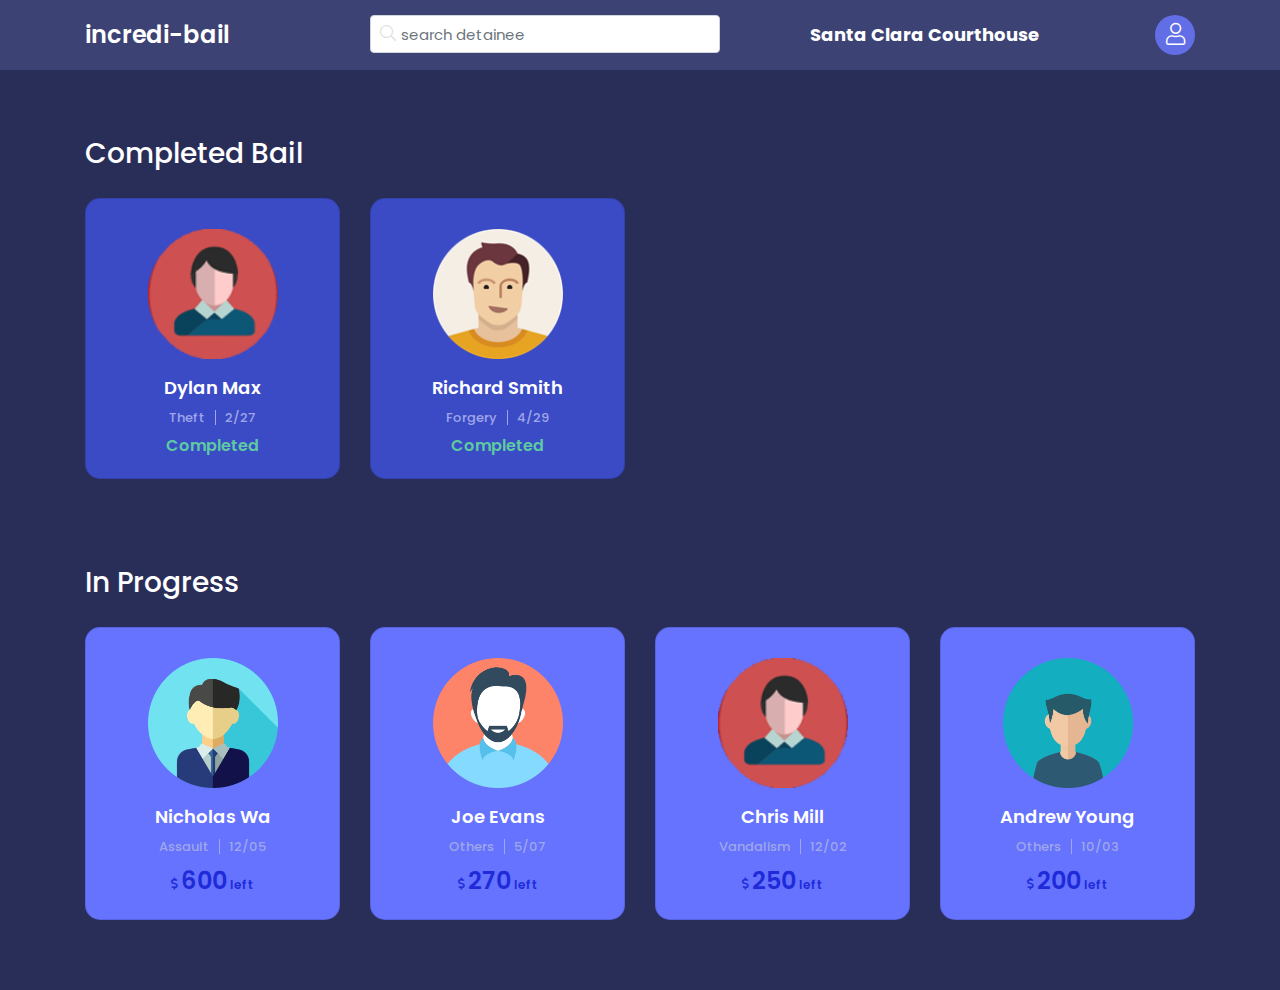
<file: index.html>
<!doctype html>
<html lang="en">

<head>
   
    <!--====== Required meta tags ======-->
    <meta charset="utf-8">
    <meta http-equiv="x-ua-compatible" content="ie=edge">
    <meta name="description" content="">
    <meta name="viewport" content="width=device-width, initial-scale=1, shrink-to-fit=no">
    
    <!--====== Title ======-->
    <title>Document</title>
    
    <!--====== Favicon Icon ======-->
    <link rel="shortcut icon" href="images/favicon.ico" type="image/png">

    <!--====== Bootstrap css ======-->
    <link rel="stylesheet" href="css/bootstrap.min.css">
    
    <!--====== Fontawesome css ======-->
    <link rel="stylesheet" href="css/all.min.css">
    
    <!--====== Default css ======-->
    <link rel="stylesheet" href="css/default.css">
    
    <!--====== Style css ======-->
    <link rel="stylesheet" href="css/style.css">
    
    <!--====== Responsive css ======-->
    <link rel="stylesheet" href="css/responsive.css">
  
  
</head>

<body>
   
    <!-- Header Area Start -->
    <header>
        <div class="header-area">
            <div class="container">
                <div class="row">
                    <div class="col-xl-3 col-lg-3 col-md-3 col-7">
                        <div class="logo">
                            <a href="#"><h3>incredi-bail</h3></a>
                        </div>
                    </div>
                    <div class="col-xl-4 col-lg-4 col-md-4 d-none d-md-block">
                        <div class="header-search">
                            <input class="form-control" type="text" placeholder="search detainee">
                            <div class="search-icon"><i class="fal fa-search"></i></div>
                        </div>
                    </div>
                    <div class="col-xl-4 col-lg-4 col-md-4 d-none d-md-block">
                        <div class="head-text">
                            <h4>Santa Clara Courthouse</h4>
                        </div>
                    </div>
                    <div class="col-xl-1 col-lg-1 col-md-1 col-5">
                        <div class="head-user">
                            <div class="h-user-icon">
                                <i class="fal fa-user"></i>
                            </div>
                        </div>
                    </div>
                </div>
            </div>
        </div>
    </header>
    <!-- Header Area End -->
    <!-- Main Section Area Start -->
    <div class="main-section">
        <div class="container">
       
            <div class="complete-bail-section mb-60">
                <div class="row">
                    <div class="col-xl-12">
                        <div class="section-title mb-30">
                            <h3>Completed Bail</h3>
                        </div>
                    </div>
                </div>
                <div class="row">
                    <div class="col-xl-3 col-lg-3 col-md-6 col-12">
                        <div class="bail-card mb-30">
                            <div class="c-bail-card">
                                <a href="detainees/bail-info_dylan.html">
                                    <div class="card c-bail text-center">
                                        <div class="cardd-img">
                                            <img class="card-img-top" src="images/user-1.png" alt="Card image cap">
                                        </div>
                                        <div class="card-body">
                                          <div class="bail-content">
                                              <h4>Dylan Max</h4>
                                              <div class="sp-st">
                                                  <span class="left">Theft</span>
                                                  <span class="right">2/27</span>
                                              </div>
                                              <div class="status">
                                                  <p>Completed</p>
                                              </div>
                                          </div>
                                        </div>
                                      </div>
                                </a>
                            </div>
                        </div>
                    </div>
                    <div class="col-xl-3 col-lg-3 col-md-6 col-12">
                        <div class="bail-card mb-30">
                            <div class="c-bail-card">
                                <a href="detainees/bail-info_richard.html">
                                    <div class="card c-bail text-center">
                                        <div class="cardd-img">
                                            <img class="card-img-top" src="images/man.png" alt="Card image cap">
                                        </div>
                                        <div class="card-body">
                                          <div class="bail-content">
                                              <h4>Richard Smith</h4>
                                              <div class="sp-st">
                                                  <span class="left">Forgery</span>
                                                  <span class="right">4/29</span>
                                              </div>
                                              <div class="status">
                                                  <p>Completed</p>
                                              </div>
                                          </div>
                                        </div>
                                      </div>
                                </a>
                            </div>
                        </div>
                    </div>
                </div>
            </div>
            <div class="progress-bail-section">
                <div class="row">
                        <div class="col-xl-12">
                            <div class="section-title mb-30">
                                <h3>In Progress</h3>
                            </div>
                        </div>
                </div>
                <div class="row">
                    <div class="col-xl-3 col-lg-3 col-md-6 col-12">
                        <div class="bail-card mb-30">
                            <div class="c-bail-card">
                                <a href="detainees/bail-info_nicholas.html">
                                    <div class="card p-bail text-center">
                                        <div class="cardd-img">
                                            <img class="card-img-top" src="images/man2.png" alt="Card image cap">
                                        </div>
                                        <div class="card-body">
                                            <div class="bail-content">
                                                <h4>Nicholas Wa</h4>
                                                <div class="sp-st">
                                                    <span class="left">Assault</span>
                                                    <span class="right">12/05</span>
                                                </div>
                                                <div class="p-status">
                                                    <div class="doller-status">
                                                        <span><span class="d-icon"><i class="far fa-dollar-sign"></i></span><span class="num">600</span>left</span>
                                                    </div>
                                                </div>
                                            </div>
                                        </div>
                                        </div>
                                </a>
                            </div>
                        </div>
                    </div>
                    <div class="col-xl-3 col-lg-3 col-md-6 col-12">
                        <div class="bail-card mb-30">
                            <div class="c-bail-card">
                                <a href="detainees/bail-info_joe.html">
                                    <div class="card p-bail text-center">
                                        <div class="cardd-img">
                                            <img class="card-img-top" src="images/man4.png" alt="Card image cap">
                                        </div>
                                        <div class="card-body">
                                            <div class="bail-content">
                                                <h4>Joe Evans</h4>
                                                <div class="sp-st">
                                                    <span class="left">Others</span>
                                                    <span class="right">5/07</span>
                                                </div>
                                                <div class="p-status">
                                                    <div class="doller-status">
                                                        <span><span class="d-icon"><i class="far fa-dollar-sign"></i></span><span class="num">270</span>left</span>
                                                    </div>
                                                </div>
                                            </div>
                                        </div>
                                        </div>
                                </a>
                            </div>
                        </div>
                    </div>
                    <div class="col-xl-3 col-lg-3 col-md-6 col-12">
                        <div class="bail-card mb-30">
                            <div class="c-bail-card">
                                <a href="detainees/bail-info_chris.html">
                                    <div class="card p-bail text-center">
                                        <div class="cardd-img">
                                            <img class="card-img-top" src="images/user-1.png" alt="Card image cap">
                                        </div>
                                        <div class="card-body">
                                            <div class="bail-content">
                                                <h4>Chris Mill</h4>
                                                <div class="sp-st">
                                                    <span class="left">Vandalism</span>
                                                    <span class="right">12/02</span>
                                                </div>
                                                <div class="p-status">
                                                    <div class="doller-status">
                                                        <span><span class="d-icon"><i class="far fa-dollar-sign"></i></span><span class="num">250</span>left</span>
                                                    </div>
                                                </div>
                                            </div>
                                        </div>
                                        </div>
                                </a>
                            </div>
                        </div>
                    </div>
                    <div class="col-xl-3 col-lg-3 col-md-6 col-12">
                        <div class="bail-card mb-30">
                            <div class="c-bail-card">
                                <a href="detainees/bail-info_andrew.html">
                                    <div class="card p-bail text-center">
                                        <div class="cardd-img">
                                            <img class="card-img-top" src="images/man5.png" alt="Card image cap">
                                        </div>
                                        <div class="card-body">
                                            <div class="bail-content">
                                                <h4>Andrew Young</h4>
                                                <div class="sp-st">
                                                    <span class="left">Others</span>
                                                    <span class="right">10/03</span>
                                                </div>
                                                <div class="p-status">
                                                    <div class="doller-status">
                                                        <span><span class="d-icon"><i class="far fa-dollar-sign"></i></span><span class="num">200</span>left</span>
                                                    </div>
                                                </div>
                                            </div>
                                        </div>
                                        </div>
                                </a>
                            </div>
                        </div>
                    </div>
                </div>
            </div>
        </div>
    </div>
    <!-- Main Section Area End -->
    
    
    
    
    
    <!--====== jquery js ======-->
    <script src="js/vendor/modernizr-3.6.0.min.js"></script>
    <script src="js/vendor/jquery-1.12.4.min.js"></script>

    <!--====== Bootstrap js ======-->
    <script src="js/bootstrap.min.js"></script>
    
    <!--====== Ajax Contact js ======-->
    <script src="js/ajax-contact.js"></script>
    
    <!--====== Main js ======-->
    <script src="js/main.js"></script>

</body>

</html>
</file>
<file: css/default.css>
/* Deafult Margin & Padding */
/*-- Margin Top --*/
.mt-5 {
	margin-top: 5px;
}
.mt-10 {
	margin-top: 10px;
}
.mt-15 {
	margin-top: 15px;
}
.mt-20 {
	margin-top: 20px;
}
.mt-25 {
	margin-top: 25px;
}
.mt-30 {
	margin-top: 30px;
}
.mt-35 {
	margin-top: 35px;
}
.mt-40 {
	margin-top: 40px;
}
.mt-45 {
	margin-top: 45px;
}
.mt-50 {
	margin-top: 50px;
}
.mt-55 {
	margin-top: 55px;
}
.mt-60 {
	margin-top: 60px;
}
.mt-65 {
	margin-top: 65px;
}
.mt-70 {
	margin-top: 70px;
}
.mt-75 {
	margin-top: 75px;
}
.mt-80 {
	margin-top: 80px;
}
.mt-85 {
	margin-top: 85px;
}
.mt-90 {
	margin-top: 90px;
}
.mt-95 {
	margin-top: 95px;
}
.mt-100 {
	margin-top: 100px;
}
.mt-105 {
	margin-top: 105px;
}
.mt-110 {
	margin-top: 110px;
}
.mt-115 {
	margin-top: 115px;
}
.mt-120 {
	margin-top: 120px;
}
.mt-125 {
	margin-top: 125px;
}
.mt-130 {
	margin-top: 130px;
}
.mt-135 {
	margin-top: 135px;
}
.mt-140 {
	margin-top: 140px;
}
.mt-145 {
	margin-top: 145px;
}
.mt-150 {
	margin-top: 150px;
}
.mt-155 {
	margin-top: 155px;
}
.mt-160 {
	margin-top: 160px;
}
.mt-165 {
	margin-top: 165px;
}
.mt-170 {
	margin-top: 170px;
}
.mt-175 {
	margin-top: 175px;
}
.mt-180 {
	margin-top: 180px;
}
.mt-185 {
	margin-top: 185px;
}
.mt-190 {
	margin-top: 190px;
}
.mt-195 {
	margin-top: 195px;
}
.mt-200 {
	margin-top: 200px;
}
/*-- Margin Bottom --*/

.mb-5 {
	margin-bottom: 5px;
}
.mb-10 {
	margin-bottom: 10px;
}
.mb-15 {
	margin-bottom: 15px;
}
.mb-20 {
	margin-bottom: 20px;
}
.mb-25 {
	margin-bottom: 25px;
}
.mb-30 {
	margin-bottom: 30px;
}
.mb-35 {
	margin-bottom: 35px;
}
.mb-40 {
	margin-bottom: 40px;
}
.mb-45 {
	margin-bottom: 45px;
}
.mb-50 {
	margin-bottom: 50px;
}
.mb-55 {
	margin-bottom: 55px;
}
.mb-60 {
	margin-bottom: 60px;
}
.mb-65 {
	margin-bottom: 65px;
}
.mb-70 {
	margin-bottom: 70px;
}
.mb-75 {
	margin-bottom: 75px;
}
.mb-80 {
	margin-bottom: 80px;
}
.mb-85 {
	margin-bottom: 85px;
}
.mb-90 {
	margin-bottom: 90px;
}
.mb-95 {
	margin-bottom: 95px;
}
.mb-100 {
	margin-bottom: 100px;
}
.mb-105 {
	margin-bottom: 105px;
}
.mb-110 {
	margin-bottom: 110px;
}
.mb-115 {
	margin-bottom: 115px;
}
.mb-120 {
	margin-bottom: 120px;
}
.mb-125 {
	margin-bottom: 125px;
}
.mb-130 {
	margin-bottom: 130px;
}
.mb-135 {
	margin-bottom: 135px;
}
.mb-140 {
	margin-bottom: 140px;
}
.mb-145 {
	margin-bottom: 145px;
}
.mb-150 {
	margin-bottom: 150px;
}
.mb-155 {
	margin-bottom: 155px;
}
.mb-160 {
	margin-bottom: 160px;
}
.mb-165 {
	margin-bottom: 165px;
}
.mb-170 {
	margin-bottom: 170px;
}
.mb-175 {
	margin-bottom: 175px;
}
.mb-180 {
	margin-bottom: 180px;
}
.mb-185 {
	margin-bottom: 185px;
}
.mb-190 {
	margin-bottom: 190px;
}
.mb-195 {
	margin-bottom: 195px;
}
.mb-200 {
	margin-bottom: 200px;
}
/*-- Padding Top --*/

.pt-5 {
	padding-top: 5px;
}
.pt-10 {
	padding-top: 10px;
}
.pt-15 {
	padding-top: 15px;
}
.pt-20 {
	padding-top: 20px;
}
.pt-25 {
	padding-top: 25px;
}
.pt-30 {
	padding-top: 30px;
}
.pt-35 {
	padding-top: 35px;
}
.pt-40 {
	padding-top: 40px;
}
.pt-45 {
	padding-top: 45px;
}
.pt-50 {
	padding-top: 50px;
}
.pt-55 {
	padding-top: 55px;
}
.pt-60 {
	padding-top: 60px;
}
.pt-65 {
	padding-top: 65px;
}
.pt-70 {
	padding-top: 70px;
}
.pt-75 {
	padding-top: 75px;
}
.pt-80 {
	padding-top: 80px;
}
.pt-85 {
	padding-top: 85px;
}
.pt-90 {
	padding-top: 90px;
}
.pt-95 {
	padding-top: 95px;
}
.pt-100 {
	padding-top: 100px;
}
.pt-105 {
	padding-top: 105px;
}
.pt-110 {
	padding-top: 110px;
}
.pt-115 {
	padding-top: 115px;
}
.pt-120 {
	padding-top: 120px;
}
.pt-125 {
	padding-top: 125px;
}
.pt-130 {
	padding-top: 130px;
}
.pt-135 {
	padding-top: 135px;
}
.pt-140 {
	padding-top: 140px;
}
.pt-145 {
	padding-top: 145px;
}
.pt-150 {
	padding-top: 150px;
}
.pt-155 {
	padding-top: 155px;
}
.pt-160 {
	padding-top: 160px;
}
.pt-165 {
	padding-top: 165px;
}
.pt-170 {
	padding-top: 170px;
}
.pt-175 {
	padding-top: 175px;
}
.pt-180 {
	padding-top: 180px;
}
.pt-185 {
	padding-top: 185px;
}
.pt-190 {
	padding-top: 190px;
}
.pt-195 {
	padding-top: 195px;
}
.pt-200 {
	padding-top: 200px;
}
/*-- Padding Bottom --*/

.pb-5 {
	padding-bottom: 5px;
}
.pb-10 {
	padding-bottom: 10px;
}
.pb-15 {
	padding-bottom: 15px;
}
.pb-20 {
	padding-bottom: 20px;
}
.pb-25 {
	padding-bottom: 25px;
}
.pb-30 {
	padding-bottom: 30px;
}
.pb-35 {
	padding-bottom: 35px;
}
.pb-40 {
	padding-bottom: 40px;
}
.pb-45 {
	padding-bottom: 45px;
}
.pb-50 {
	padding-bottom: 50px;
}
.pb-55 {
	padding-bottom: 55px;
}
.pb-60 {
	padding-bottom: 60px;
}
.pb-65 {
	padding-bottom: 65px;
}
.pb-70 {
	padding-bottom: 70px;
}
.pb-75 {
	padding-bottom: 75px;
}
.pb-80 {
	padding-bottom: 80px;
}
.pb-85 {
	padding-bottom: 85px;
}
.pb-90 {
	padding-bottom: 90px;
}
.pb-95 {
	padding-bottom: 95px;
}
.pb-100 {
	padding-bottom: 100px;
}
.pb-105 {
	padding-bottom: 105px;
}
.pb-110 {
	padding-bottom: 110px;
}
.pb-115 {
	padding-bottom: 115px;
}
.pb-120 {
	padding-bottom: 120px;
}
.pb-125 {
	padding-bottom: 125px;
}
.pb-130 {
	padding-bottom: 130px;
}
.pb-135 {
	padding-bottom: 135px;
}
.pb-140 {
	padding-bottom: 140px;
}
.pb-145 {
	padding-bottom: 145px;
}
.pb-150 {
	padding-bottom: 150px;
}
.pb-155 {
	padding-bottom: 155px;
}
.pb-160 {
	padding-bottom: 160px;
}
.pb-165 {
	padding-bottom: 165px;
}
.pb-170 {
	padding-bottom: 170px;
}
.pb-175 {
	padding-bottom: 175px;
}
.pb-180 {
	padding-bottom: 180px;
}
.pb-185 {
	padding-bottom: 185px;
}
.pb-190 {
	padding-bottom: 190px;
}
.pb-195 {
	padding-bottom: 195px;
}
.pb-200 {
	padding-bottom: 200px;
}
/* Background Color */

.gray-bg {
	background: #f6f6f6;
}
.white-bg {
	background: #fff;
}
.black-bg {
	background: #222;
}
/* Color */

.white {
	color: #fff;
}
.black {
	color: #222;
}
/* black overlay */

[data-overlay] {
	position: relative;
}
[data-overlay]::before {
	background: #000 none repeat scroll 0 0;
	content: "";
	height: 100%;
	left: 0;
	position: absolute;
	top: 0;
	width: 100%;
	z-index: 1;
}
[data-overlay="3"]::before {
	opacity: 0.3;
}
[data-overlay="4"]::before {
	opacity: 0.4;
}
[data-overlay="5"]::before {
	opacity: 0.5;
}
[data-overlay="6"]::before {
	opacity: 0.6;
}
[data-overlay="7"]::before {
	opacity: 0.7;
}
[data-overlay="8"]::before {
	opacity: 0.8;
}
[data-overlay="9"]::before {
	opacity: 0.9;
}
</file>
<file: css/style.css>
/*
  Theme Name: Name - 
  Author: Humayun Ahmed
  Support: humayunahmed82@gmail.com
  Description: Creative  HTML5 template.
  Version: 1.0
*/

/* CSS Index 
-----------------------------------
1. Theme default css
2. 
3. 
4. 
5. 
6. 
7. 
8. 
9. 
10. 
11. 
12. 
13. 
14. 

*/


/*===========================
    1. Theme default css 
===========================*/


@import url('https://fonts.googleapis.com/css?family=Poppins:300,400,500,600,700');

body {
	font-family: 'Poppins', sans-serif;
	font-weight: normal;
	font-style: normal;
	background: var(--main-bg);
}
.img {
	max-width: 100%;
	-webkit-transition: all 0.3s ease-out 0s;
	transition: all 0.3s ease-out 0s;
}

a:focus,
input:focus,
textarea:focus,
button:focus {
	text-decoration: none;
	outline: none;
}

a:focus,
a:hover{
	text-decoration: none;
}

span,
a{
    display: inline-block;
}

h1,
h2,
h3,
h4,
h5,
h6 {
	font-family: 'Poppins', sans-serif;
	font-weight: 700;
	color: #1d2025;
	margin-top: 0px;
}

h1 {
	font-weight: 500;
}
h2 {
	font-size: 36px;
}
h3 {
	font-size: 28px;
}
h4 {
	font-size: 22px;
}
h5 {
	font-size: 18px;
}
h6 {
	font-size: 16px;
}
ul,ol {
	margin: 0px;
	padding: 0px;
    list-style-type: none;
}

p {
	font-size: 16px;
	font-weight: 400;
	line-height: 24px;
	color: #909291;
	margin-bottom: 0px;
}

.bg_cover{
    background-position: center center;
    background-size: cover;
    background-repeat: no-repeat;
    width: 100%;
    height: 100%;
}
:root {
	--main-bg:#292E58;
	--blueColor:#626EE6;
}
.section-title h3 {
	color: #fff;
	font-weight: 500;
	font-size: 28px;
	line-height: 1;
	margin: 0;
}
/* Header Area Css Start */
.header-area {
	background: #3C4273;
	min-height: 70px;
	display: flex;
	align-items: center;
	flex-wrap: wrap;
}
.logo {
	display: flex;
	align-items: center;
	height: 100%;
}
.logo h3 {
	font-size: 24px;
	color: #fff;
	font-weight: 600;
	margin: 0;
	line-height: 1;
}
.header-search .form-control {
	color: #DCDCDC;
	font-size: 15px;
	background: #fff;
	padding-left: 30px;
}
.header-search {
	position: relative;
}
.header-search .search-icon {
	position: absolute;
	top: 50%;
	left: 10px;
	transform: translateY(-50%);
	color: #ddd;
}
.head-text {
	display: flex;
	align-items: center;
	justify-content: center;
	height: 100%;
}
.head-text h4 {
	color: #fff;
	font-size: 18px;
	margin: 0;
	line-height: 1;
  }
  .h-user-icon {
	background: #626EE6;
	width: 40px;
	height: 40px;
	border-radius: 50%;
	text-align: center;
	float:right;
  }
  .h-user-icon i {
	color: #fff;
	font-size: 22px;
	vertical-align: middle;
	line-height: 38px;
  }
/* Header Area Css End */


/* Main Section Area Css Start */
.main-section {
	padding-top: 70px;
	padding-bottom: 40px;
}
.c-bail-card a {
	display: block;
}
.card.c-bail {
	background: #3B4BC6;
}
.card {
	width:100%;
	border-radius: 15px;
}
.cardd-img .card-img-top {
	max-width: 130px;
	padding-top: 30px;
}
.bail-content h4 {
	font-size: 18px;
	color: #fff;
	font-weight: 600;
	margin: 0;
	line-height: 1;
	margin-bottom: 8px;
}
.sp-st {
	margin-bottom: 5px;
}
.sp-st span {
	color: #9FA6E9;
	font-size: 13px;
	display: inline-block;
	font-weight: 500;
	margin: 0 8px;
	line-height: 1;
}
.sp-st .left {
	position: relative;
}
.sp-st .left::after {
	position: absolute;
	width: 1px;
	height: 15px;
	background: #9FA6E9;
	content: "";
	top: -1px;
	right: -11px;
}
.status p {
	font-size: 16px;
	color: #5ECAA1;
	font-weight: 600;
}
.card.p-bail {
	background: #6573FF;
}
.doller-status span {
	color: #1F2AD9;
	display: inline-block;
	font-size: 12px;
	font-weight: 600;
}
.doller-status .num {
	font-size: 24px;
	font-weight: 600;
	margin: 0 3px;
}
.d-icon i {
	font-size: 12px;
	margin-: ;
	vertical-align: middle;
	margin-bottom: 4px;
}
/* Main Section Area Css End */

/* Bail-info Page Css Start */
.back-btn a {
	font-size: 18px;
	color: var(--blueColor);
}
.bail-nav #nav-tab {
	border: 0;
}
.bail-nav .nav {
	justify-content: center;
}
.bail-nav .nav-tabs .nav-link {
	background: transparent;
	border: 0;
	color: var(--blueColor);
	font-size: 28px;
	text-align: ;
	position: relative;
	padding-bottom: 0;
	padding-top: 0;
}
.bail-nav .nav-item.nav-link.active {
	color: #fff;
	border-bottom: 2px solid var(--blueColor);
}
.bail-nav .nav-item.nav-link.first {
	margin-right: 42px;
}
.bail-nav .nav {
	display: -ms-flexbox;
	-ms-flex-wrap: wrap;
	flex-wrap: wrap;
	padding-left: 0;
	margin-bottom: 0;
	list-style: none;
	width: 300px;
	margin: 0 auto;
	display: flex;
	justify-content: space-between !important;
}
.bail-info-content {
	padding-top: 30px;
}
.about-user img {
	max-width: 165px;
	margin-bottom: 35px;
}
.about-bail {
	max-width: 500px;
	text-align: center;
	margin: 0 auto;
}
.bail-info-content {
	text-align: left;
}
.info li {
	color: #AAACBD;
	font-size: 20px;
	font-weight: 400;
	line-height: 50px;
}
.info li span {
	font-weight: 600;
	margin-right: 5px;
	display: inline-block;
	color: #fff;
}

.accout-rate .total {
	height: 35px;
	width: 100%;
	background: #fff;
	position: relative;
  }
  .accout-rate .total::after {
	position: absolute;
	top: 0;
	left: 0;
	bottom: 0;
	width: 80%;
	height: 100%;
	background: var(--blueColor);
	content: "";
  }
  .doller-status.info span {
	color: #fff;
}
.accout-rate {
	margin-top: 24px;
}
.accout-rate .total {
	margin-bottom: 20px;
}
.update-content {
	padding-top: 40px;
	padding-bottom: 40px;
}
.update-list li {
	text-align: left;
}
.update-list li span.p {
	color: #A2A4B7;
	font-size: 17px;
	text-align: left;
	padding-left: 5px;
}
.round {
	width: 18px;
	height: 18px;
	background: #827AFF;
	border-radius: ;
	border-radius: 50%;
	display: inline-block;
	vertical-align: middle;
	position: relative;
	margin-right: 5px;
}
.round::after {
	position: absolute;
	width: 1px;
	height: 95px;
	background: var(--blueColor);
	content: "";
	top: 98%;
	left: 50%;
}
.round.rd-2 {
	background: #48FFB7;
	marginri: ;
}
.round.rd-3 {
	background: #C03A40;
}
.last-li.mb-80 {
	display: flex;
	align-items: center;
	flex-wrap: wrap;
}
.last-li.mb-80 span.p {
	width: 95%;
}
/* Bail-info Page Css End */
</file>
<file: css/responsive.css>
/* Normal desktop :1200px. */
@media (min-width: 1200px) and (max-width: 1500px) {


}


/* Normal desktop :992px. */
@media (min-width: 992px) and (max-width: 1199.98px) {


}

 
/* Tablet desktop :768px. */
@media (min-width: 768px) and (max-width: 991.98px) {
    .head-text h4 {
        font-size: 16px;
    }

}

 
/* small mobile :320px. */
@media (min-width: 320px) and (max-width: 767.98px) {
    .main-section {
        padding-top: 45px;
        padding-bottom: 30px;
    }
    .section-title h3 {
        font-size: 24px;
    }
    .about-user img {
        max-width: 135px;
        margin-bottom: 35px;
    }
    .bail-nav .nav-tabs .nav-link {
        font-size: 20px;
    }
    .bail-nav .nav {
        width: 250px;
    }
    .info li {
        font-size: 16px;
        line-height: 35px;
    }
    .back-btn a {
        font-size: 16px;
    }
    .update-list li {
        display: flex;
        flex-wrap: wrap;
        align-items: center;
    }
    .update-list li span.p {
        width: 90%;
    }
    .last-li.mb-80 span.p {
        width: 90%;
    }
 
}
 
/* Large Mobile :480px. */
@media (min-width: 576px) and (max-width: 767.98px) {


 
}
</file>
